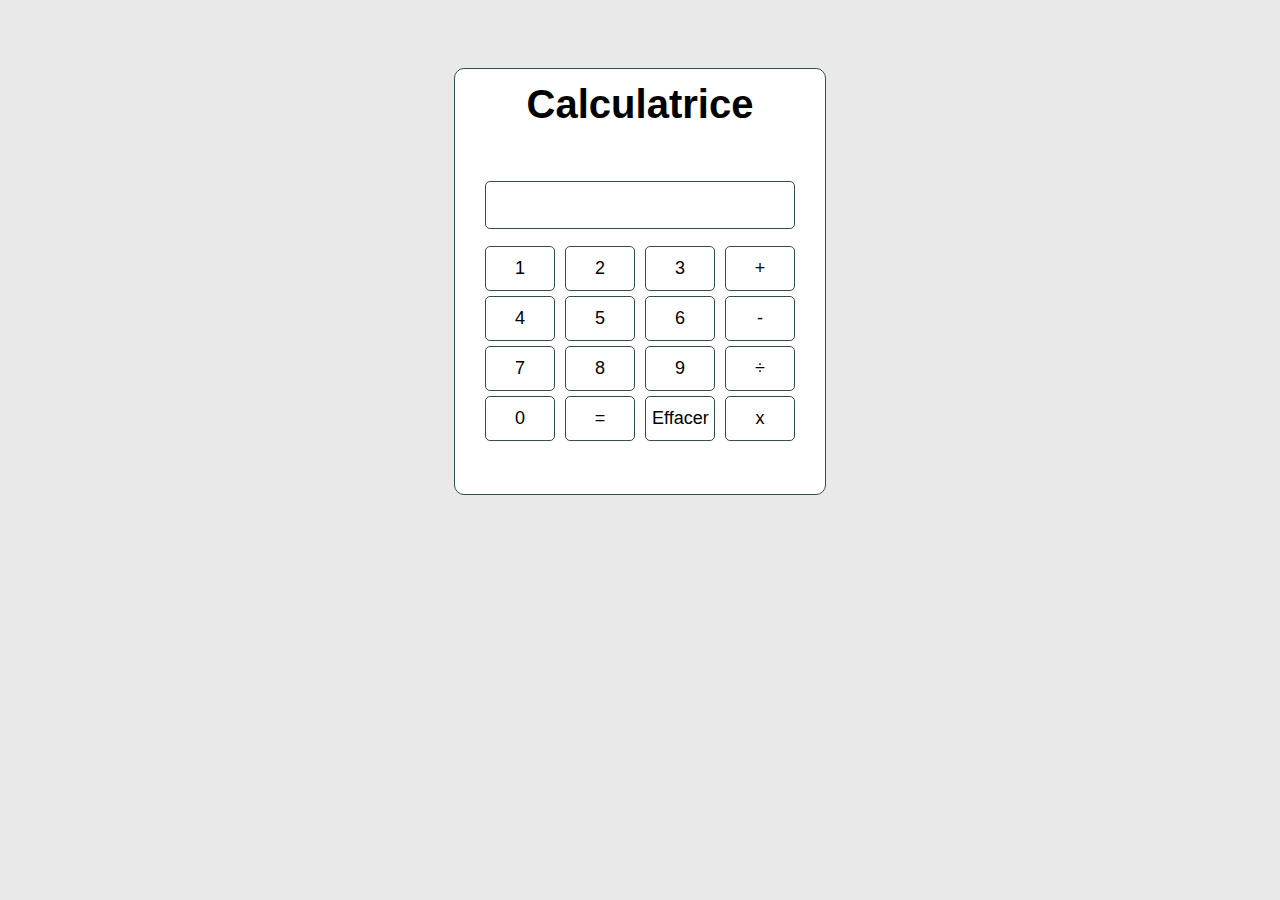
<file: Calculette/index.html>
<!DOCTYPE html>
<html lang="en">
    <head>
        <meta charset="UTF-8">
        <title>Calculatrice</title>
        <link rel="stylesheet" href="style.css">
        <script src="calculette.js" defer></script>
    </head>
    <body>
      <div id="calculatrice">
        <h1>Calculatrice</h1>
            <div id="affichage"></div>
            <div class="bouttons">
                <button onclick="afficherValeurs(1)">1</button>
                <button onclick="afficherValeurs(2)">2</button>
                <button onclick="afficherValeurs(3)">3</button>
                <button onclick="afficherValeurs('+')" id="addition">+</button>
                <button onclick="afficherValeurs(4)">4</button>
                <button onclick="afficherValeurs(5)">5</button>
                <button onclick="afficherValeurs(6)">6</button>
                <button onclick="afficherValeurs('-')" id="soustraction">-</button>
                <button onclick="afficherValeurs(7)">7</button>
                <button onclick="afficherValeurs(8)">8</button>
                <button onclick="afficherValeurs(9)">9</button>
                <button onclick="afficherValeurs('/')" id="division">÷</button>
                <button onclick="afficherValeurs(0)">0</button>
                <button onclick="operate()" id="egal">=</button>
                <button onclick="toutEffacer()" id="effacer">Effacer</button>   
                <button onclick="afficherValeurs('*')" id="multiplication">x</button>
            </div>
      </div>
    </body>
</html>
</file>
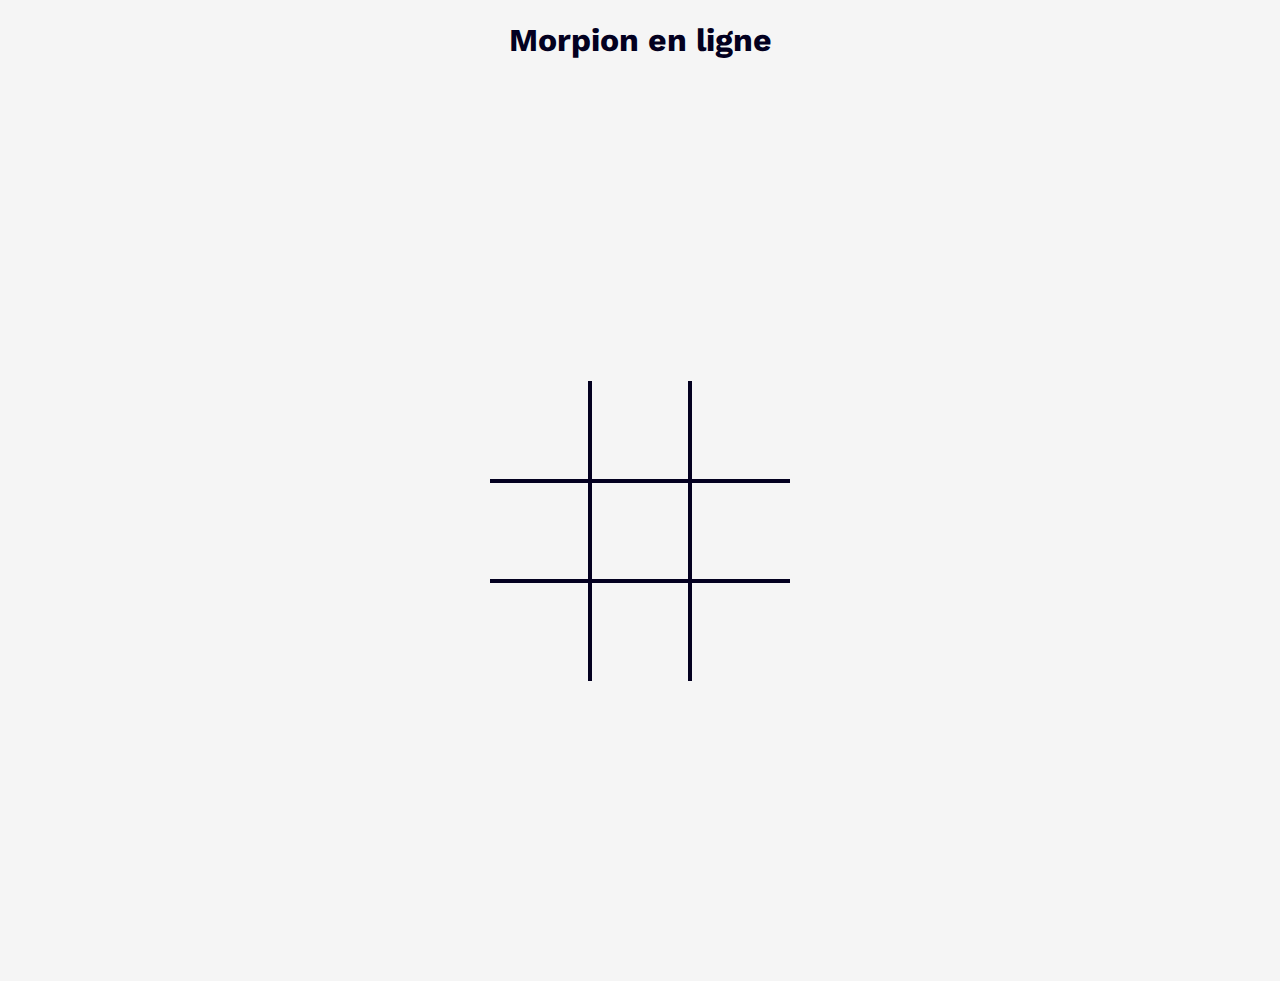
<file: jeu_morpion/index.html>
<!DOCTYPE html>
<html lang="en">
<head>
  <meta charset="UTF-8">
  <meta name="viewport" content="width=device-width, initial-scale=1.0">
  <meta http-equiv="X-UA-Compatible" content="ie=edge">
  <link rel="stylesheet" href="style.css">
  <script src="morpion.js" defer></script>
  <title>Jeu du morpion</title>
  <style>
    @import url('https://fonts.googleapis.com/css2?family=Work+Sans:wght@200&display=swap');
  </style>
</head>
<body>
    <h1>Morpion en ligne</h1>
  <div class="board" id="board">
    <div class="cell" data-cell></div>
    <div class="cell" data-cell></div>
    <div class="cell" data-cell></div>
    <div class="cell" data-cell></div>
    <div class="cell" data-cell></div>
    <div class="cell" data-cell></div>
    <div class="cell" data-cell></div>
    <div class="cell" data-cell></div>
    <div class="cell" data-cell></div>
  </div>
  <div class="winning-message" id="winningMessage">
    <div data-winning-message-text></div>
    <button id="restartButton">Recommencer</button>
  </div>
</body>
</html>
</file>
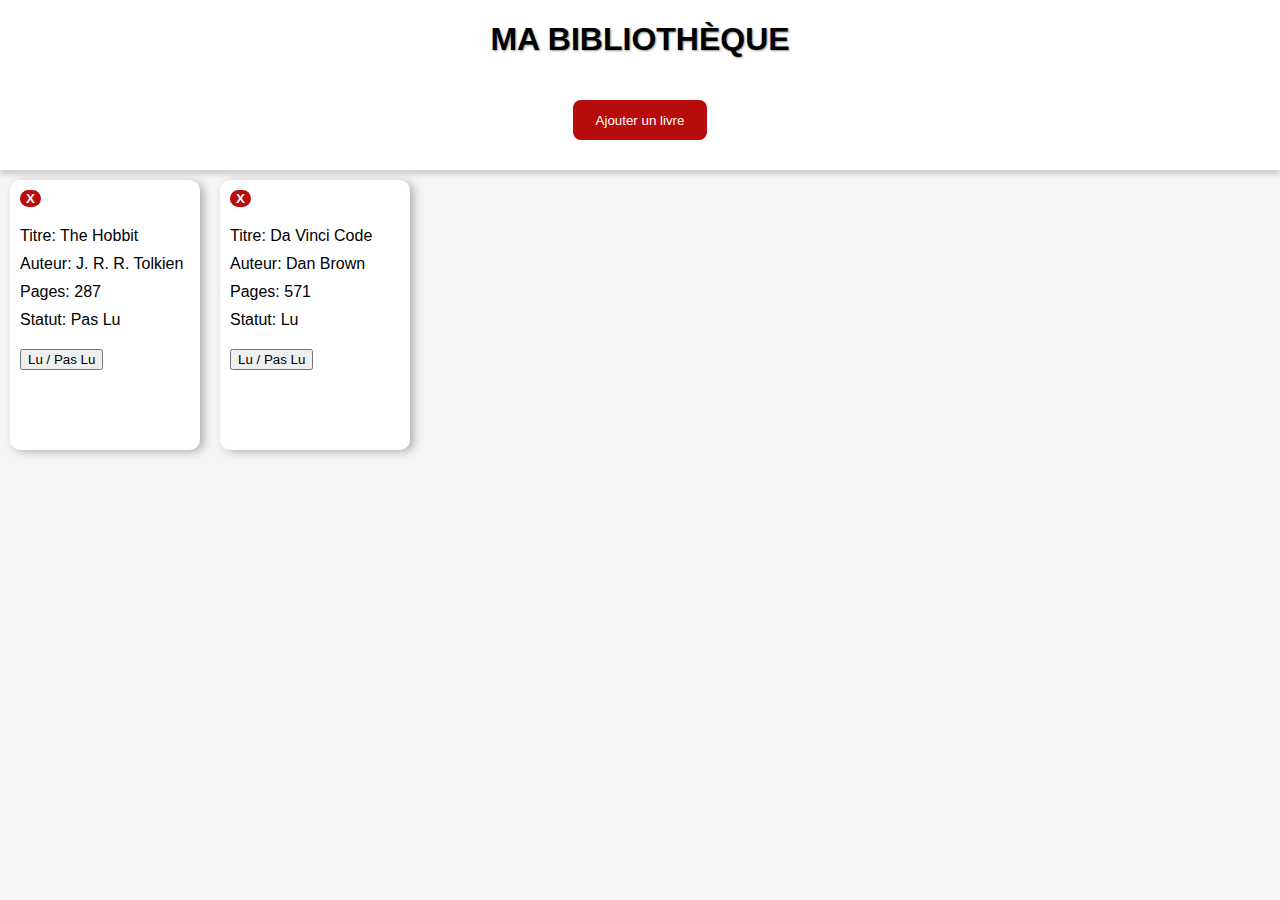
<file: mini_bibliotheque/index.html>
<!DOCTYPE html>
<html lang="en">
<head>
    <meta charset="UTF-8">
    <meta http-equiv="X-UA-Compatible" content="IE=edge">
    <meta name="viewport" content="width=device-width, initial-scale=1.0">
    <title>Mini Bibliothèque App</title>
    <link rel="stylesheet" type="text/css" href="style.css" />
    <script src="biblio.js" defer></script>
</head>
<body>
    <div id="bibliotheque">
        <h1>MA BIBLIOTHÈQUE</h1>
    </div>
    <div id="form-row">
        <button id="show-form" type="button">Ajouter un livre</button>
        <div id="form-block" style="display:none">
        <form id="form">
            <label for="Titre"></label>
            <input type="text" id="Titre" name="Titre" placeholder="Titre" required>
            <label for="auteur"></label>
            <input type="text" id="Auteur" name="Auteur" placeholder="Auteur" required>
            <label for="pages"></label>
            <input type="number" id="Pages" name="Pages" placeholder="Nombre de pages" required>
            <select name="isRead" id="Statut">
                <option value ="Lu">Lu</option>
                <option value ="Pas Lu">Pas Lu</option>
            </select><br>
        </form>
        <div class="nonformbuttons">
            <button id="submitBtn" type="submit">Confirmer</button>
            <button id="reset" type="reset" >Effacer</button>
        </div>
        </div>
    </div>
    <div class="card-container">
    </div>  



</body>
</html>
</file>
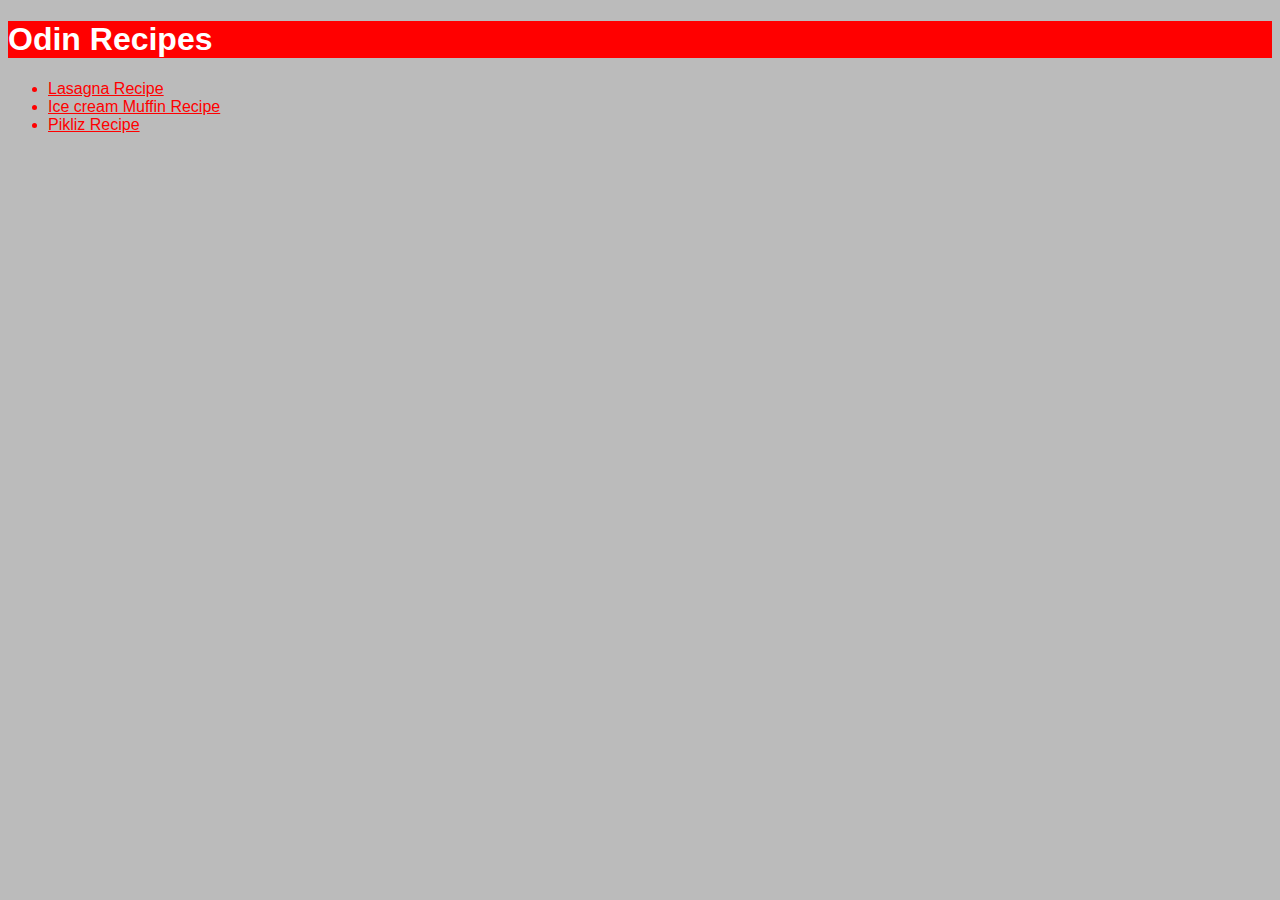
<file: odin-recipes-page/index.html>
<!DOCTYPE html>
<html lang="en">
    <head>
        <meta charset="UTF-8">
        <link rel="stylesheet" href="styles.css">
        <title>Odin Recipes</title>
    </head>
    <body>
<h1>Odin Recipes</h1>
<ul class='lelien'>
<li><a class='lelien' href="recipes/lasagna.html">Lasagna Recipe</a></li>
<li><a class='lelien' href="recipes/ice-cream-muffin.html">Ice cream Muffin Recipe</a></li>
<li><a class='lelien' href="recipes/pikliz.html">Pikliz Recipe</a></li>
    </ul>
</body>
</html>
</file>
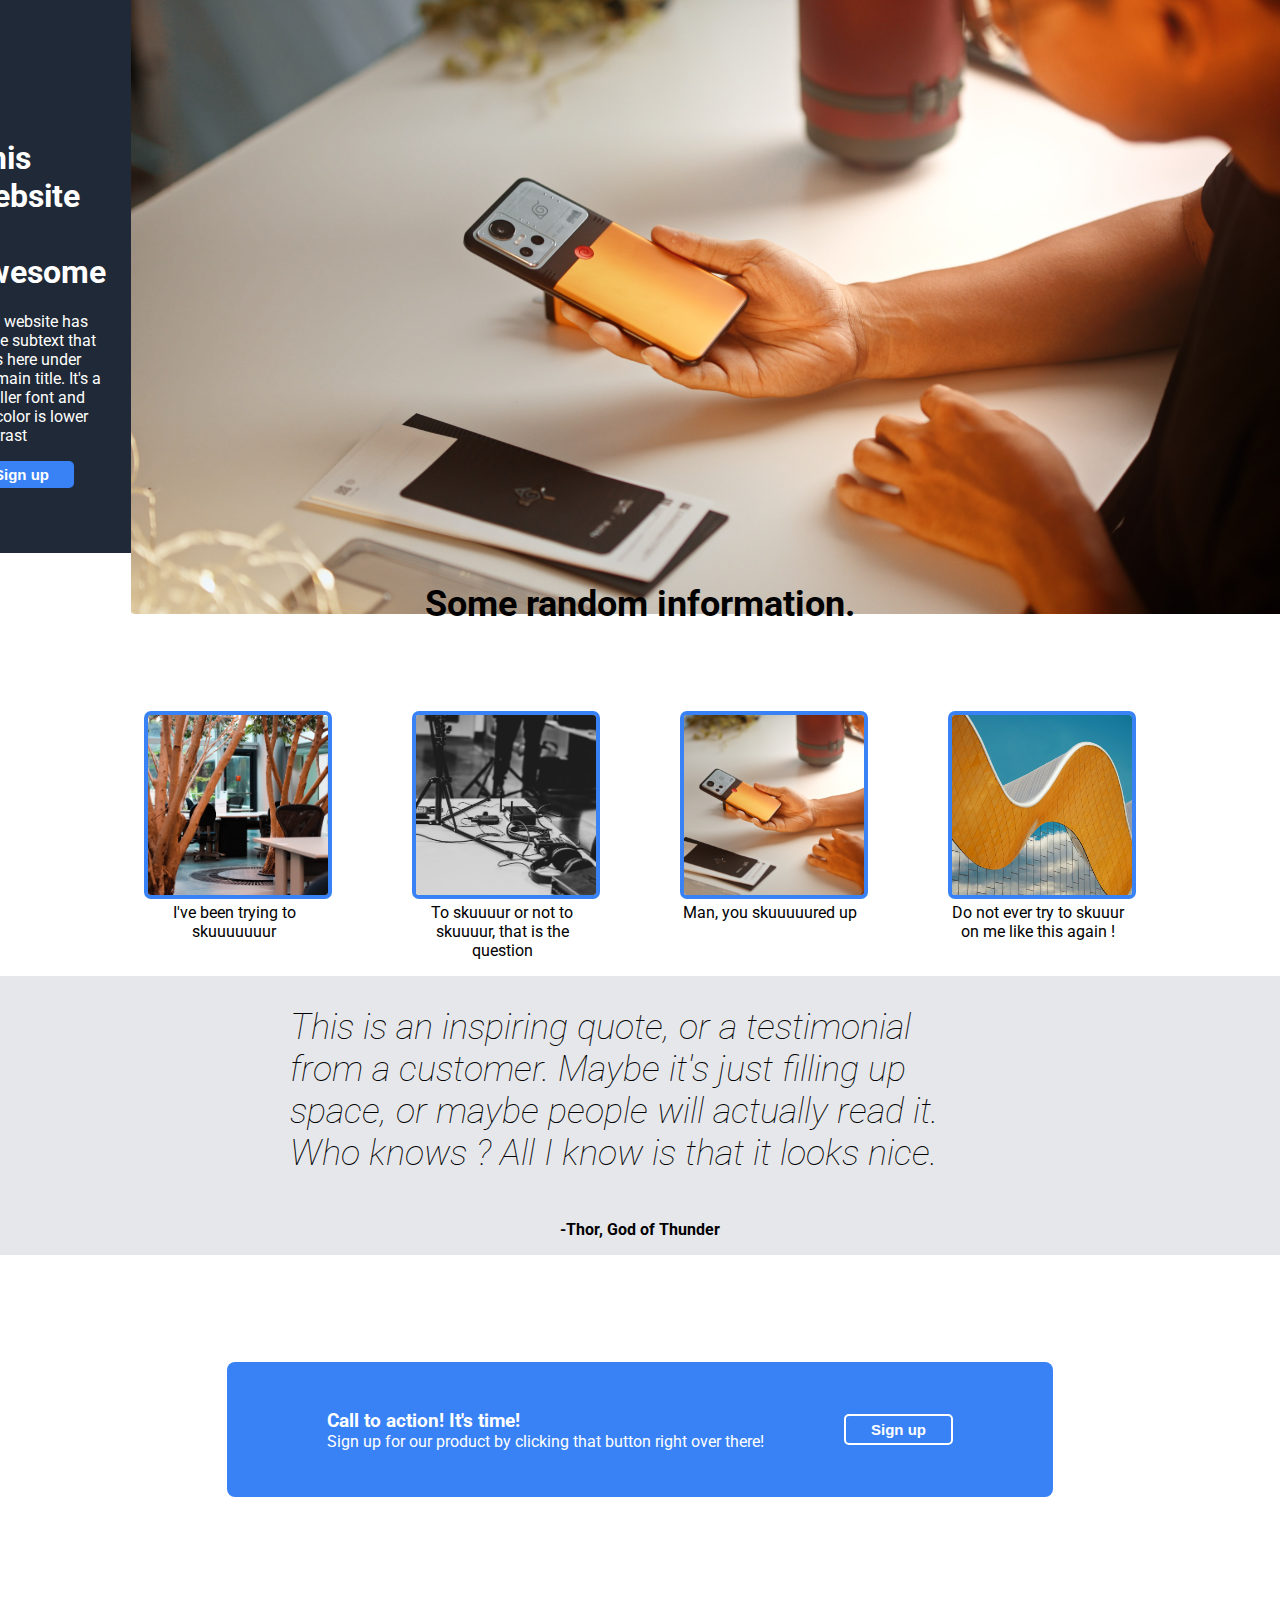
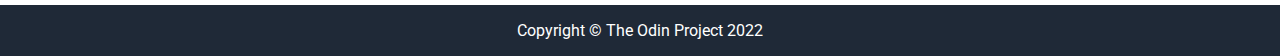
<file: sample-landing-page/index.html>
<!DOCTYPE html>
<html lang="en">
    <head>
        <meta charset="UTF-8">
        <link rel="stylesheet" href="styles.css">
        <title>Landing Page Example</title> 
    </head>
    <body>
    <header>
        <nav class="navbar"><img id="git"src="images/1color-darkbg@2x.png" alt="aremplacer">
        <ul>
            <li><a href="#">header link one</a></li>
            <li><a href="#">header link two</a></li>
            <li><a href="#">header link three</a></li>
        </ul>
        </nav>
    <div class="maindescription">
        <div class="leftelements">
        <h1>This website is awesome</h1>
        <p>This website has some subtext that goes here under the main title. It's a smaller font and the color is lower contrast</p>
        <button type="button"><b>Sign up</b></button>
    </div>
        <img src="images/screen-post-xeeFDmR1-dk-unsplash.jpg" alt="placeholder">
    </div>
    </header>
    <div class="content">
        <div id="enhaut" class="whitebackground">
        <h2 class="someinfo">Some random information.</h2>
        <div class="images-subtext">
            <figure><img class="box" src="images/2h-media-GMV3RHjAKiU-unsplash.jpg" alt="placeholder">
                <figcaption>I've been trying to skuuuuuuur</figcaption></figure>
            <figure><img class="box" src="images/2h-media-vtiIy_3TAro-unsplash.jpg" alt="placeholder">
                <figcaption> To skuuuur or not to skuuuur, that is the question </figcaption></figure>
            <figure><img class="box" src="images/screen-post-xeeFDmR1-dk-unsplash.jpg" alt="placeholder">
                <figcaption> Man, you skuuuuured up </figcaption></figure>
            <figure><img class="box" src="images/refargotohp-1azkcG0c38A-unsplash.jpg" alt="placeholder">
                 <figcaption> Do not ever try to skuuur on me like this again ! </figcaption></figure>
        </div>
        </div>
        <div class="greybackground">
            <h2 class="quote">This is an inspiring quote, or a testimonial from a customer. Maybe it's just filling up space, or maybe people will actually read it. Who knows ? All I know is that it looks nice.</h2>
            <p class="quoteauthor"><b>-Thor, God of Thunder</b></p>
        </div>
        <div id="enbas" class="whitebackground">
            <div class="bluebox">
        <div class="textbox">
        <h3>Call to action! It's time!</h3>
        <p id="brrr">Sign up for our product by clicking that button right over there!</p>
        </div>
        <button id="whiteborder" type="button"><b>Sign up</b></button>
    </div>
        </div>
        </div>
    <footer>
        <p>Copyright © The Odin Project 2022</p>
    </footer>
</body>
</html>
</file>
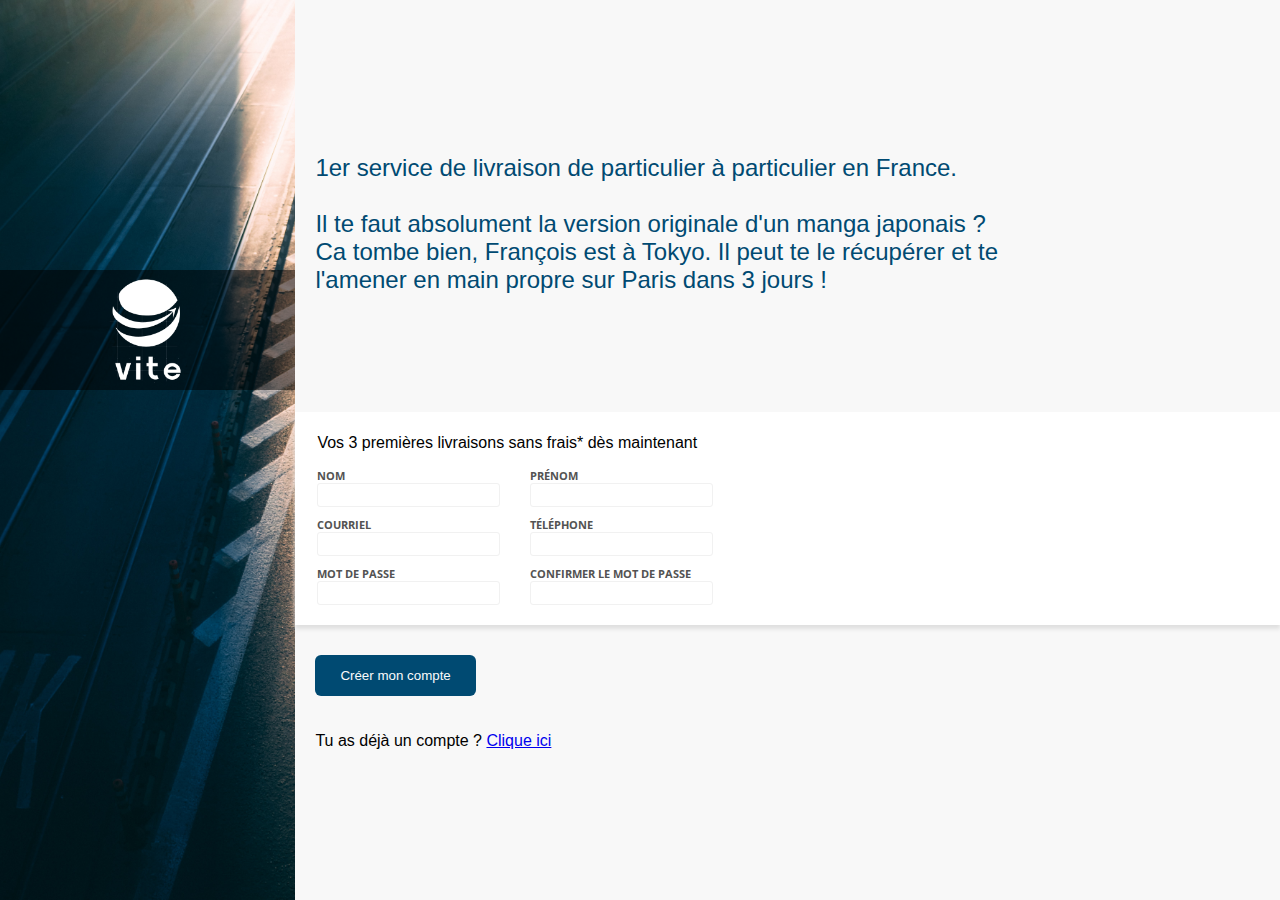
<file: sample_signup_form/index.html>
<!DOCTYPE html>
<html lang="en">
<head>
    <meta charset="UTF-8">
    <meta http-equiv="X-UA-Compatible" content="IE=edge">
    <meta name="viewport" content="width=device-width">
    <title>Document</title>
    <link rel="stylesheet" href="style.css" />
    <script>
       function pssWrdValidation() {

            const pssWrd = document.getElementById('password').value;
            const pssWrdValidation = document.getElementById('confirm_password').value;

            if(pssWrd !== pssWrdValidation) {
                document.getElementById('message2').innerText = '   Les mots de passe ne correspondent pas';
                return false;
            } else {
                return true;
            }
        }
    </script>
</head>
<body>
    <div id="background-img-container">
        <img src="./img/11476747.png" alt="Logo vite">
    </div>
    <div id="form-page-container">
        <h2>1er service de livraison de particulier à particulier en France.<br><br>
        Il te faut absolument la version originale d'un manga japonais ? Ca tombe bien, François est à Tokyo.
        Il peut te le récupérer et te l'amener en main propre sur Paris dans 3 jours !</h2><br>
        <form onsubmit ="return pssWrdValidation()">
            <fieldset>
            <p>Vos 3 premières livraisons sans frais* dès maintenant</p>
            <div id="boutons">
                <div style="float:left;margin-right:20px;">
                <label for="first_name">NOM</label>
                <input type="text" id="first_name" name="first_name" required>
                </div>
                <div style="float:left;">
                <label for="last_name">PRÉNOM</label>
                <input type="text" id="last_name" name="last_name" required>
                </div>
                <div style="float:left;margin-right:20px;">
                <label for="email">COURRIEL</label>
                <input type="email" id="email" name="email" required>
                </div>
                <div style="float:left;">
                <label for="phone">TÉLÉPHONE</label>
                <input type="tel" id="phone" name="phone" pattern="^(?:0|\(?\+33\)?\s?|0033\s?)[1-79](?:[\.\-\s]?\d\d){4}$" required>
                </div>
                <div style="float:left;margin-right:20px;">
                <label for="password">MOT DE PASSE</label>
                <input type="password" class="error" id="password" name="password" pattern="(?=^.{8,}$)((?=.*\d)|(?=.*\W+))(?![.\n])(?=.*[A-Z])(?=.*[a-z]).*$" required> 
                </div>
                <div style="float:left;">
                <label for="confirm_password">CONFIRMER LE MOT DE PASSE</label>
                <input type="password"  class="error" id="confirm_password" name="confirm_password" pattern="(?=^.{8,}$)((?=.*\d)|(?=.*\W+))(?![.\n])(?=.*[A-Z])(?=.*[a-z]).*$" required>
                <span id = "message2" style="color:#BD2A2A;"> </span>  
                </div>
            </div>
            </fieldset>
            <label for="create_account"></label>
            <button type="submit" id="create_account">Créer mon compte</button>
            <p id="compte">Tu as déjà un compte ? <a href="#">Clique ici</a></p>
        </form>
        
    </div>
</body>
</html>
</file>
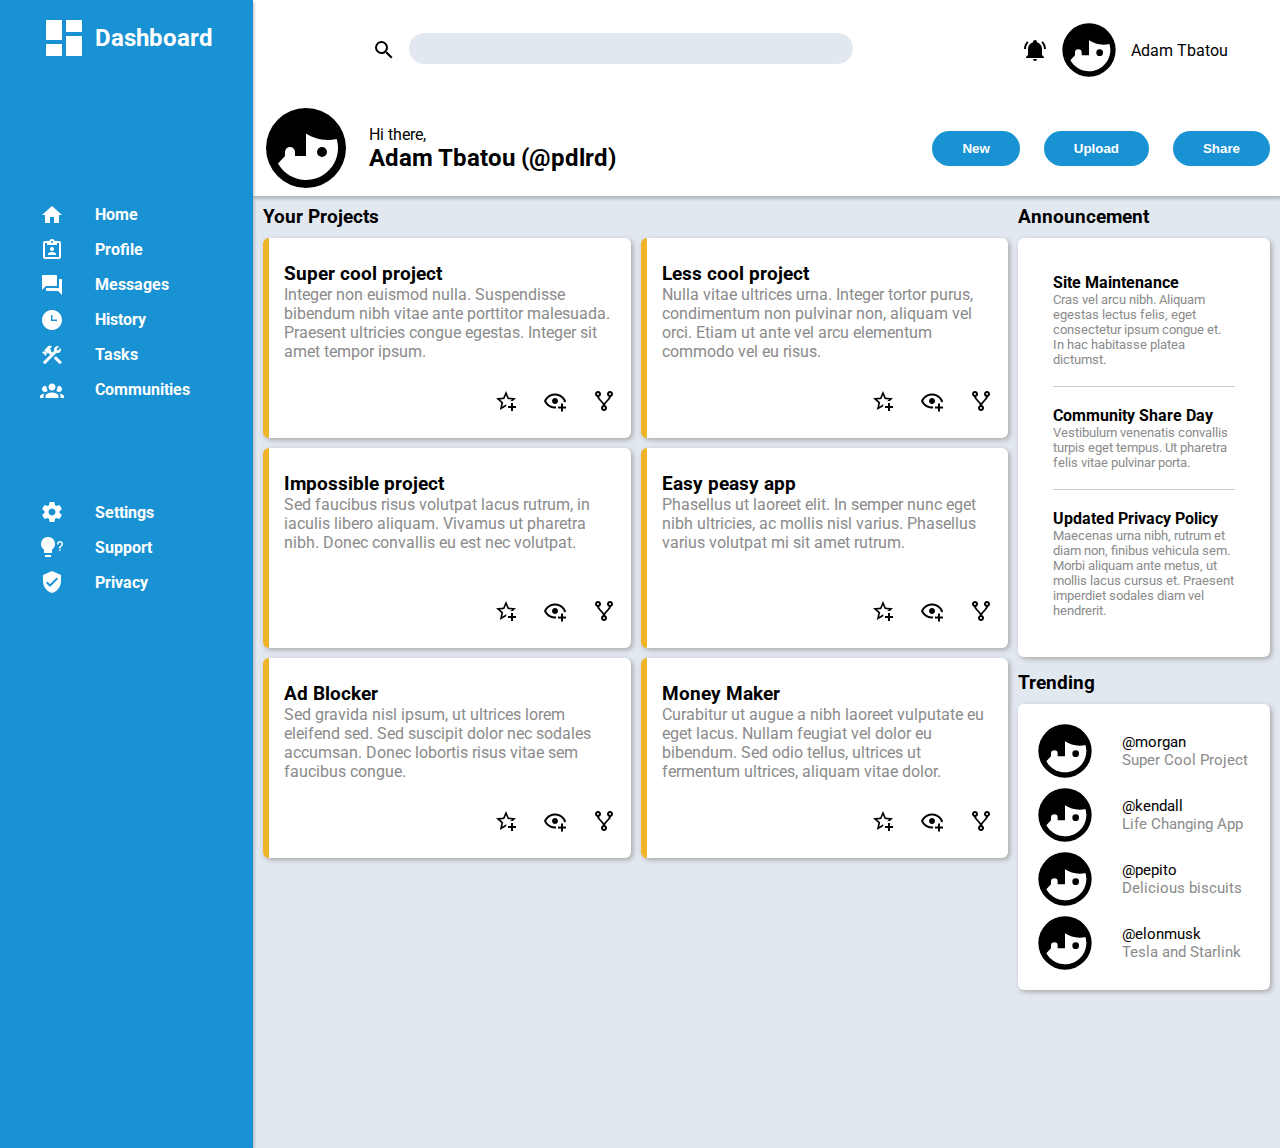
<file: tableau_admin/index.html>
<!DOCTYPE html>
<html lang="en">
<head>
    <meta charset="UTF-8">
    <meta http-equiv="X-UA-Compatible" content="IE=edge">
    <meta name="viewport" content="width=device-width, initial-scale=1.0">
    <title>Tableau de bord de l'administrateur</title>
    <link rel="stylesheet" type="text/css" href="./styles.css" />
</head>
<body>
    <header>
        <div class="topnav">
            <div class="searchcontainer">
                <svg style="width:24px;height:24px" viewBox="0 0 24 24">
                <path fill="currentColor" d="M9.5,3A6.5,6.5 0 0,1 16,9.5C16,11.11 15.41,12.59 14.44,13.73L14.71,14H15.5L20.5,19L19,20.5L14,15.5V14.71L13.73,14.44C12.59,15.41 11.11,16 9.5,16A6.5,6.5 0 0,1 3,9.5A6.5,6.5 0 0,1 9.5,3M9.5,5C7,5 5,7 5,9.5C5,12 7,14 9.5,14C12,14 14,12 14,9.5C14,7 12,5 9.5,5Z" />
                </svg>
                <input type="text" class="search">
            </div>
            <div class="rightpart">
                <svg style="width:24px;height:24px" viewBox="0 0 24 24">
                <path fill="currentColor" d="M21,19V20H3V19L5,17V11C5,7.9 7.03,5.17 10,4.29C10,4.19 10,4.1 10,4A2,2 0 0,1 12,2A2,2 0 0,1 14,4C14,4.1 14,4.19 14,4.29C16.97,5.17 19,7.9 19,11V17L21,19M14,21A2,2 0 0,1 12,23A2,2 0 0,1 10,21M19.75,3.19L18.33,4.61C20.04,6.3 21,8.6 21,11H23C23,8.07 21.84,5.25 19.75,3.19M1,11H3C3,8.6 3.96,6.3 5.67,4.61L4.25,3.19C2.16,5.25 1,8.07 1,11Z" />
                </svg>
                <svg style="width:64px;height:64px" viewBox="0 0 24 24">
                <path fill="currentColor" d="M12,2A10,10 0 0,0 2,12A10,10 0 0,0 12,22A10,10 0 0,0 22,12A10,10 0 0,0 12,2M12,8.39C13.57,9.4 15.42,10 17.42,10C18.2,10 18.95,9.91 19.67,9.74C19.88,10.45 20,11.21 20,12C20,16.41 16.41,20 12,20C9,20 6.39,18.34 5,15.89L6.75,14V13A1.25,1.25 0 0,1 8,11.75A1.25,1.25 0 0,1 9.25,13V14H12M16,11.75A1.25,1.25 0 0,0 14.75,13A1.25,1.25 0 0,0 16,14.25A1.25,1.25 0 0,0 17.25,13A1.25,1.25 0 0,0 16,11.75Z" />
                </svg>
                <p id="profilename">Adam Tbatou</p>
            </div>
            
        </div>
        <div class="bottomnav">
            <div class="profile">
                <svg style="width:96px;height:96px" viewBox="0 0 24 24">
                <path fill="currentColor" d="M12,2A10,10 0 0,0 2,12A10,10 0 0,0 12,22A10,10 0 0,0 22,12A10,10 0 0,0 12,2M12,8.39C13.57,9.4 15.42,10 17.42,10C18.2,10 18.95,9.91 19.67,9.74C19.88,10.45 20,11.21 20,12C20,16.41 16.41,20 12,20C9,20 6.39,18.34 5,15.89L6.75,14V13A1.25,1.25 0 0,1 8,11.75A1.25,1.25 0 0,1 9.25,13V14H12M16,11.75A1.25,1.25 0 0,0 14.75,13A1.25,1.25 0 0,0 16,14.25A1.25,1.25 0 0,0 17.25,13A1.25,1.25 0 0,0 16,11.75Z" />
                </svg>
                <div class="txtprfl">
                    <p>Hi there,</p>
                    <h2>Adam Tbatou (@pdlrd)</h2>  
                </div>
            </div>
            <div>
                <input class="bluebuttons" type="button" value="New">
                <input class="bluebuttons" type="button" value="Upload">
                <input class="bluebuttons" type="button" value="Share">
            </div>
        </div>
    </header>
    <div class="sidebar">
        <div class="sidebargrid">
             <div class="top">
                    <img src="./icons/view-dashboard.png" alt="logo">
                    <a href="#"><h2>Dashboard</h2></a> 
                </div>
                <div class="middle">
                    <img src="./icons/home.png" alt="logo">
                    <a href="#"><p>Home</p></a> 
                    <img src="./icons/clipboard-account-outline.png" alt="logo">
                    <a href="#"><p>Profile</p></a> 
                    <img src="./icons/forum.png" alt="logo">
                    <a href="#"><p>Messages</p></a> 
                    <img src="./icons/clock-time-three.png" alt="logo">
                    <a href="#"><p>History</p></a> 
                    <img src="./icons/hammer-wrench.png" alt="logo">
                    <a href="#"><p>Tasks</p></a> 
                    <img src="./icons/account-group.png" alt="logo">
                    <a href="#"><p>Communities</p></a>       
                </div>
                <div class="bottom">
                <img src="./icons/cog.png" alt="logo">
                <a href="#"><p>Settings</p></a> 
                <img src="./icons/lightbulb-question.png" alt="logo">
                <a href="#"><p>Support</p></a> 
                <img src="./icons/shield-check.png" alt="logo">    
                <a href="#"><p>Privacy</p></a> 
                </div>
        </div>         
    </div>
    <div class="main-content">        
        <div class="yourproject">
            <h3>Your Projects</h3>
            <div class="card-project">
                <div class="item-projects">
                    <div class="txtcard">
                        <h3>Super cool project</h3>
                        <p>Integer non euismod nulla. Suspendisse bibendum nibh vitae ante porttitor malesuada. Praesent ultricies congue egestas. Integer sit amet tempor ipsum.</p>
                    </div>
                    <div class="cardlogos">
                        <img src="./icons/star-plus-outline.png" alt="logo">
                        <img src="./icons/eye-plus-outline.png" alt="logo">
                        <img src="./icons/source-fork.png" alt="logo">
                    </div>
                </div>
                <div class="item-projects">
                    <div class="txtcard">
                       <h3>Less cool project</h3>
                        <p>Nulla vitae ultrices urna. Integer tortor purus, condimentum non pulvinar non, aliquam vel orci. Etiam ut ante vel arcu elementum commodo vel eu risus.<p> 
                    </div>
                    <div class="cardlogos">
                        <img src="./icons/star-plus-outline.png" alt="logo">
                        <img src="./icons/eye-plus-outline.png" alt="logo">
                        <img src="./icons/source-fork.png" alt="logo">
                    </div>
                </div>
                <div class="item-projects">
                    <div class="txtcard">
                        <h3>Impossible project</h3>
                        <p>Sed faucibus risus volutpat lacus rutrum, in iaculis libero aliquam. Vivamus ut pharetra nibh. Donec convallis eu est nec volutpat.</p>
                    </div>
                    <div class="cardlogos">
                        <img src="./icons/star-plus-outline.png" alt="logo">
                        <img src="./icons/eye-plus-outline.png" alt="logo">
                        <img src="./icons/source-fork.png" alt="logo">
                    </div>
                </div>
                <div class="item-projects">
                    <div class="txtcard">
                        <h3>Easy peasy app</h3>
                        <p>Phasellus ut laoreet elit. In semper nunc eget nibh ultricies, ac mollis nisl varius. Phasellus varius volutpat mi sit amet rutrum.</p>
                    </div>
                    <div class="cardlogos">
                        <img src="./icons/star-plus-outline.png" alt="logo">
                        <img src="./icons/eye-plus-outline.png" alt="logo">
                        <img src="./icons/source-fork.png" alt="logo">
                    </div>
                </div>
                <div class="item-projects">
                    <div class="txtcard">
                        <h3>Ad Blocker</h3>
                    <p>Sed gravida nisl ipsum, ut ultrices lorem eleifend sed. Sed suscipit dolor nec sodales accumsan. Donec lobortis risus vitae sem faucibus congue.</p>
                    </div>
                    <div class="cardlogos">
                        <img src="./icons/star-plus-outline.png" alt="logo">
                        <img src="./icons/eye-plus-outline.png" alt="logo">
                        <img src="./icons/source-fork.png" alt="logo">
                    </div>
                </div>
                <div class="item-projects">
                    <div class="txtcard">
                        <h3>Money Maker</h3>
                    <p>Curabitur ut augue a nibh laoreet vulputate eu eget lacus. Nullam feugiat vel dolor eu bibendum. Sed odio tellus, ultrices ut fermentum ultrices, aliquam vitae dolor.</p>
                    </div>       
                    <div class="cardlogos">
                        <img src="./icons/star-plus-outline.png" alt="logo">
                        <img src="./icons/eye-plus-outline.png" alt="logo">
                        <img src="./icons/source-fork.png" alt="logo">
                    </div>
                </div>
            </div>
        </div>
        <div class="announcement">
            <h3>Announcement</h3>
            <div class="card-announcement">
                <div class="box">
                    <h4>Site Maintenance</h4>
                    <p>Cras vel arcu nibh. Aliquam egestas lectus felis, eget consectetur ipsum congue et. In hac habitasse platea dictumst.</p>
                    <br>
                </div>
                <div class="box">
                    <br>
                    <h4>Community Share Day</h4>
                    <p>Vestibulum venenatis convallis turpis eget tempus. Ut pharetra felis vitae pulvinar porta.</p>
                    <br>
                </div>
                <br>
                    <h4>Updated Privacy Policy</h4>
                    <p>Maecenas urna nibh, rutrum et diam non, finibus vehicula sem. Morbi aliquam ante metus, ut mollis lacus cursus et. Praesent imperdiet sodales diam vel hendrerit. </p>
                    <br>
            </div>
        </div>
        <div class="trending">
            <h3>Trending</h3>
            <div class="card-trending">
                <div class="profilebox">
                    <div class="profilesmall">
                        <svg style="width:64px;height:64px" viewBox="0 0 24 24">
                        <path fill="currentColor" d="M12,2A10,10 0 0,0 2,12A10,10 0 0,0 12,22A10,10 0 0,0 22,12A10,10 0 0,0 12,2M12,8.39C13.57,9.4 15.42,10 17.42,10C18.2,10 18.95,9.91 19.67,9.74C19.88,10.45 20,11.21 20,12C20,16.41 16.41,20 12,20C9,20 6.39,18.34 5,15.89L6.75,14V13A1.25,1.25 0 0,1 8,11.75A1.25,1.25 0 0,1 9.25,13V14H12M16,11.75A1.25,1.25 0 0,0 14.75,13A1.25,1.25 0 0,0 16,14.25A1.25,1.25 0 0,0 17.25,13A1.25,1.25 0 0,0 16,11.75Z" />
                        </svg>
                        <div class="txtprfl">
                            <p>@morgan</p>
                            <p class="greytxt">Super Cool Project</p> 
                        </div>
                    </div>    
                </div>
                <div class="profilebox">
                    <div class="profilesmall">
                        <svg style="width:64px;height:64px" viewBox="0 0 24 24">
                        <path fill="currentColor" d="M12,2A10,10 0 0,0 2,12A10,10 0 0,0 12,22A10,10 0 0,0 22,12A10,10 0 0,0 12,2M12,8.39C13.57,9.4 15.42,10 17.42,10C18.2,10 18.95,9.91 19.67,9.74C19.88,10.45 20,11.21 20,12C20,16.41 16.41,20 12,20C9,20 6.39,18.34 5,15.89L6.75,14V13A1.25,1.25 0 0,1 8,11.75A1.25,1.25 0 0,1 9.25,13V14H12M16,11.75A1.25,1.25 0 0,0 14.75,13A1.25,1.25 0 0,0 16,14.25A1.25,1.25 0 0,0 17.25,13A1.25,1.25 0 0,0 16,11.75Z" />
                        </svg>
                        <div class="txtprfl">
                            <p>@kendall</p>
                            <p class="greytxt">Life Changing App</p>
                        </div>
                    </div>
                </div>
                <div class="profilebox">
                    <div class="profilesmall">
                        <svg style="width:64px;height:64px" viewBox="0 0 24 24">
                        <path fill="currentColor" d="M12,2A10,10 0 0,0 2,12A10,10 0 0,0 12,22A10,10 0 0,0 22,12A10,10 0 0,0 12,2M12,8.39C13.57,9.4 15.42,10 17.42,10C18.2,10 18.95,9.91 19.67,9.74C19.88,10.45 20,11.21 20,12C20,16.41 16.41,20 12,20C9,20 6.39,18.34 5,15.89L6.75,14V13A1.25,1.25 0 0,1 8,11.75A1.25,1.25 0 0,1 9.25,13V14H12M16,11.75A1.25,1.25 0 0,0 14.75,13A1.25,1.25 0 0,0 16,14.25A1.25,1.25 0 0,0 17.25,13A1.25,1.25 0 0,0 16,11.75Z" />
                        </svg>
                        <div class="txtprfl">
                            <p>@pepito</p>
                            <p class="greytxt">Delicious biscuits</p>
                        </div>
                    </div>
                </div>                      
                <div class="profilebox">
                    <div class="profilesmall">
                        <svg style="width:64px;height:64px" viewBox="0 0 24 24">
                        <path fill="currentColor" d="M12,2A10,10 0 0,0 2,12A10,10 0 0,0 12,22A10,10 0 0,0 22,12A10,10 0 0,0 12,2M12,8.39C13.57,9.4 15.42,10 17.42,10C18.2,10 18.95,9.91 19.67,9.74C19.88,10.45 20,11.21 20,12C20,16.41 16.41,20 12,20C9,20 6.39,18.34 5,15.89L6.75,14V13A1.25,1.25 0 0,1 8,11.75A1.25,1.25 0 0,1 9.25,13V14H12M16,11.75A1.25,1.25 0 0,0 14.75,13A1.25,1.25 0 0,0 16,14.25A1.25,1.25 0 0,0 17.25,13A1.25,1.25 0 0,0 16,11.75Z" />
                        </svg>
                        <div class="txtprfl">
                            <p>@elonmusk</p>
                            <p class="greytxt">Tesla and Starlink</p>  
                        </div>
                    </div>
                </div>    
            </div>
        </div>
    </div>
</body>
</html>
</file>
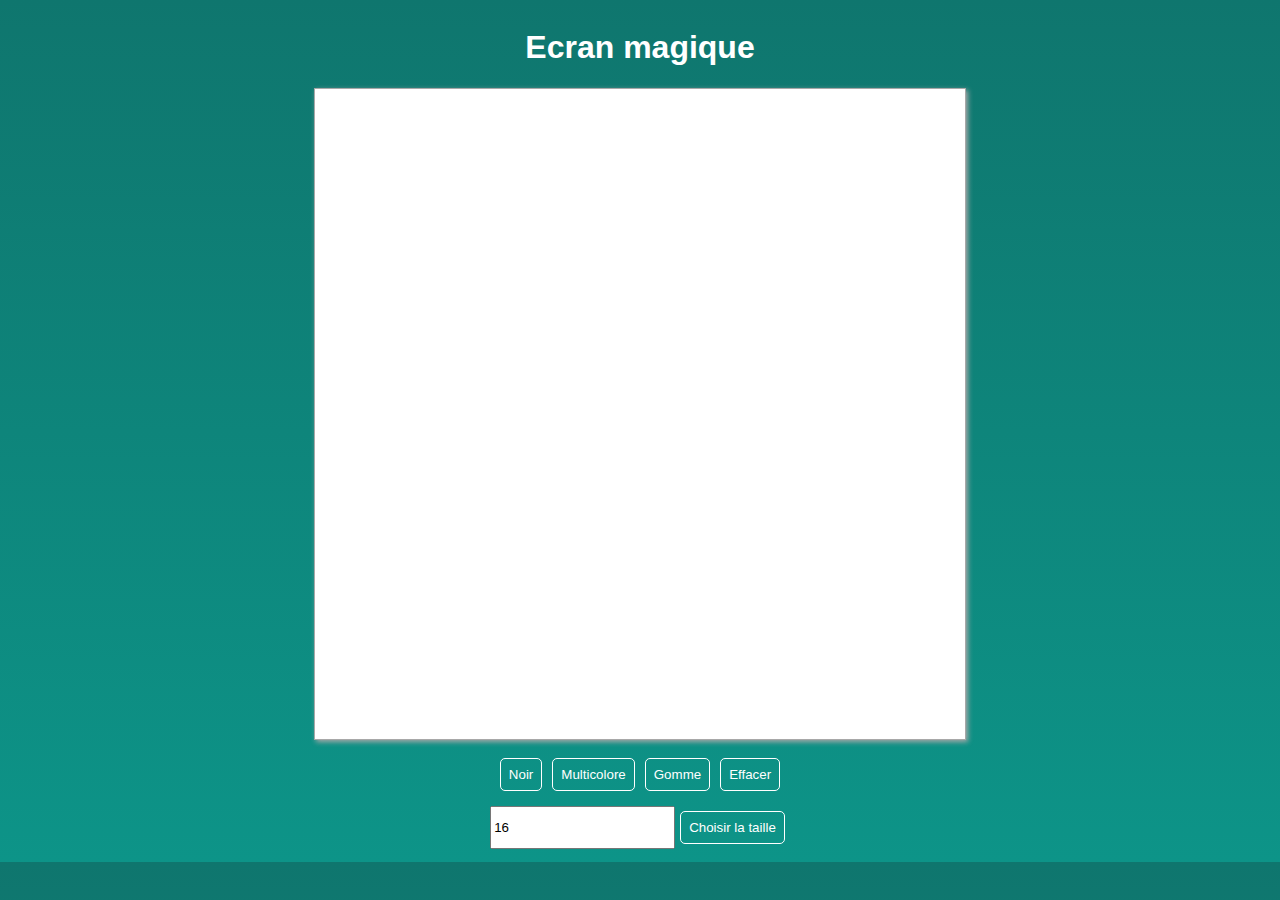
<file: ecran_magique_web/web_ecran.html>
<!DOCTYPE html>
<html lang="en">
    <head>
        <meta charset="UTF-8">
        <script src="webasketch.js" defer></script>
        <title>Ecran magique</title>
        <link rel="stylesheet" type="text/css" href="style.css" />
        <link rel="shortcut icon" href="#">
    </head>
    <body>
        <div class="global-container">
        <h1>Ecran magique</h1>
        <div class="contenu">
            <div class="grille"></div>
            <div class="buttons">
                <button onclick="changerLaCouleur('black')">Noir</button>
                <button onclick="changerLaCouleur('random')">Multicolore</button>
                <button onclick="changerLaCouleur('white')">Gomme</button>
                <button onclick="effacerLaGrille()">Effacer</button>
            </div>
            <div class="buttons">
                <input type="text" placeholder="Taille de la Grille" value="16" onchange="changerTaille(this.value)">
                <button>Choisir la taille</button>
            </div>
            <div class="erreur"></div>
        </div>
        </div>
    </body>
</html>
</file>
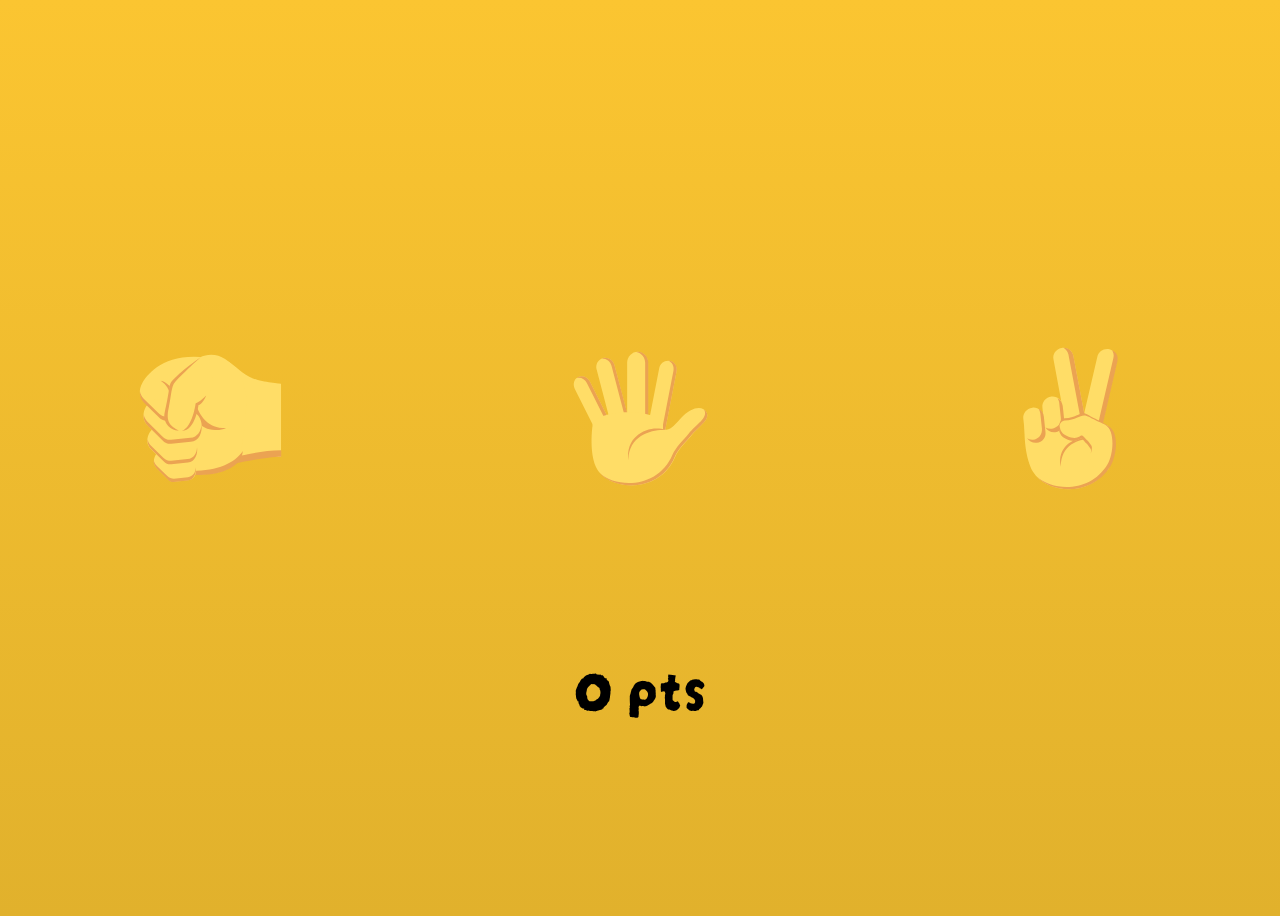
<file: rock_paper_scissors/ropasci.html>
<!DOCTYPE html>
<html>
 <head>
  <meta charset="utf-8">
  <title>Example import external js</title>
  <script defer src="game.js"></script>
  <link href="style.css" rel="stylesheet" />
    </head>
 <body>
  <div id="container">
    <label id="rock" >
      <input name="button" type="button" id="rock"/> 
<svg width="151px" height="151px" viewBox="0 0 64 64" xmlns="http://www.w3.org/2000/svg" xmlns:xlink="http://www.w3.org/1999/xlink" aria-hidden="true" role="img" class="iconify iconify--emojione" preserveAspectRatio="xMidYMid meet" fill="#000000"><g id="SVGRepo_bgCarrier" stroke-width="0"></g><g id="SVGRepo_tracerCarrier" stroke-linecap="round" stroke-linejoin="round"></g><g id="SVGRepo_iconCarrier"> <path d="M39.6 7.8c2.7 1.7 6.2 5.5 10.4 7.2c3.8 1.5 11.9 2.3 11.9 2.3v31s-14.8-1-19.6 2.9L39.6 7.8" fill="#ffdd67"> </path> <path d="M42.7 48.3s10.2-2.8 19.3-2.8v2.7c-6.6 0-19.6 2.9-19.6 2.9l.3-2.8" fill="#eba352"> </path> <path d="M17.9 14.1s6.5-6.5 9.4-7.9C37.9.9 47.5 13.8 47.2 24.7c-.2 6.3-1.1 15.9-2.5 22c-2.1 9-14.9 9.3-20.5 8.7l-6.3-41.3" fill="#ffdd67"> </path> <path d="M24.2 54.2c10.9 0 18.1-3.3 21.5-8.4c-.5 6.8-9.8 11-21.5 10v-1.6" fill="#eba352"> </path> <path d="M30.2 6.2C12.2 4 5.1 13.5 3.1 17c-1.8 3.1-1.1 6.1.7 8c2 2.1 12.2 4.8 12.2 4.8S37 7 30.2 6.2z" fill="#ffdd67"> </path> <path d="M37 36c-6.9-.6-9.5-6-10.6-8.5l-.9 4s1.7 5.2 8.4 5.4c1.7.1 3.3-.2 4.7-.9c-.5.1-1.1.1-1.6 0" fill="#eba352"> </path> <path d="M14.6 46.2l3.2 3.1l4.2-.4c4.9-.4 5.5 8.9.6 9.3l-5.9.6c-1.1.1-1.9-.1-2.8-1.1l-4.5-4.4c-3.9-3.7 1.4-10.8 5.2-7.1" fill="#ffdd67"> </path> <path d="M9.2 52l4.5 4.4c.9.9 1.7 1.1 2.8 1.1l5.9-.6c2.2-.2 3.3-2.1 3.4-4.2c.3 2.4-.8 5.3-3.4 5.6l-6 .6c-1.1.1-1.8-.3-2.7-1.3l-4.5-4.4c-1-1-1.4-2.3-1.3-3.5c.3.9.6 1.7 1.3 2.3" fill="#eba352"> </path> <path d="M13 36.5l3.7 3.7l4.9-.5c5.8-.5 6.5 10.5.7 11l-7 .7c-1.3.1-2.2-.2-3.3-1.3l-5.3-5.2c-4.3-4.4 1.9-12.8 6.3-8.4" fill="#ffdd67"> </path> <path d="M6.7 43.4l5.3 5.2c1.1 1.1 2 1.3 3.3 1.3l7-.7c2.6-.2 3.9-2.5 4-4.9c.4 2.9-.9 6.1-3.9 6.4l-7 .7c-1.3.1-2.2-.2-3.3-1.3l-5.3-5.2c-1.2-1.2-1.6-2.7-1.5-4.1c.2.9.6 1.8 1.4 2.6" fill="#eba352"> </path> <path d="M12.7 25.3l4.4 4.3l5.7-.5c6.8-.6 7.6 12.2.8 12.8l-8.2.8c-1.5.1-2.6-.2-3.8-1.5L5.4 35c-5.2-5.1 2.1-14.8 7.3-9.7" fill="#ffdd67"> </path> <g fill="#eba352"> <path d="M5.3 33.4l6.2 6.1c1.3 1.3 2.3 1.6 3.8 1.5l8.2-.8c3-.3 4.5-2.9 4.7-5.7c.4 3.4-1 7.1-4.6 7.4l-8.2.8c-1.5.1-2.6-.2-3.8-1.5l-6.2-6.1C4 33.7 3.5 32 3.7 30.3c.2 1.1.7 2.1 1.6 3.1"> </path> <path d="M14.4 20.2s-.8-2.4-3.5-4.2c2.6.4 4.4 3 4.4 3l-.9 1.2"> </path> <path d="M3.7 23.6l6.2 6.1c1.3 1.3 2.3 1.5 3.8 1.5l.1 1.7c-1.5.1-2.6-.2-3.8-1.5l-6.2-6.1c-1.4-1.4-1.9-3.1-1.7-4.8c.1 1.1.7 2.2 1.6 3.1"> </path> </g> <path d="M30.8 21.6l-5.1 3.8l-1.1 6.9c-1.3 8.1-12.9 5.1-11.6-3l1.6-9.8c.3-1.8.5-3 2-4.1l7.2-5.4c6.2-4.4 13 7.2 7 11.6" fill="#ffdd67"> </path> <g fill="#eba352"> <path d="M18.6 37.1c-3.9-.1-7-3.6-6-7.8c2-8.4 1.7-10.8 2.5-12.3c2-3.4 12.1-10.6 12.8-11.1c-.3.4-10.7 9.6-11.6 11.7c-1 2.2-1.1 5.7-2 9.8c-1.4 6.2.8 7.8 4.3 9.7"> </path> <path d="M25.7 25.6s2-.7 4.5-3.3c-1.6 3.8-3.3 4.1-3.3 4.1s-1.3 10.9-7 10.8c4.5-1.6 5.8-11.6 5.8-11.6"> </path> </g> </g></svg>
          
        </label>
    <label id="paper">
      <input name="button" type="button" id="paper"/> 
<svg width="171px" height="171px" viewBox="-6.4 -6.4 76.80 76.80" xmlns="http://www.w3.org/2000/svg" xmlns:xlink="http://www.w3.org/1999/xlink" aria-hidden="true" role="img" class="iconify iconify--emojione" preserveAspectRatio="xMidYMid meet" fill="#000000" transform="rotate(0)"><g id="SVGRepo_bgCarrier" stroke-width="0"></g><g id="SVGRepo_tracerCarrier" stroke-linecap="round" stroke-linejoin="round"></g><g id="SVGRepo_iconCarrier"> <path d="M34 42.3l7.8 1.5l6.4-32.9c.4-2.2-1-4.4-3.1-4.8c-2.2-.4-4.3 1.1-4.7 3.3L34 42.3" fill="#ffdd67"> </path> <path d="M45.2 6.1c-.3-.1-.5-.1-.8-.1c1.8.7 2.8 2.6 2.4 4.6l-6.4 32.9l1.4.3l6.4-32.9c.5-2.3-.9-4.4-3-4.8" fill="#eba352"> </path> <path d="M26 43.3h9.4V7c0-2.7-2.1-5-4.7-5C28.2 2 26 4.2 26 7v36.3" fill="#ffdd67"> </path> <path d="M30.8 2c-.2 0-.5 0-.7.1c2.3.4 4 2.4 4 4.9v36.4h1.4V7c0-2.8-2.1-5-4.7-5" fill="#eba352"> </path> <path d="M21 43.2l8-2.1L20.3 8c-.6-2.3-2.9-3.7-5.1-3.2c-2.2.6-3.5 2.9-2.9 5.2L21 43.2" fill="#ffdd67"> </path> <path d="M15.2 4.8l-.6.3c2-.1 3.8 1.2 4.4 3.3l8.7 33.1l1.4-.4L20.3 8c-.6-2.3-2.9-3.7-5.1-3.2" fill="#eba352"> </path> <path d="M4 13.4c-1.9.9-2.5 3.3-1.5 5.3L15.7 45l6.7-3.4L9.2 15.3c-1-2-3.3-2.8-5.2-1.9" fill="#ffdd67"> </path> <path d="M4 13.4c-.2.1-.4.2-.6.4c1.7-.5 3.6.4 4.5 2.2l13.2 26.3l1.3-.6L9.2 15.3c-1-2-3.3-2.8-5.2-1.9" fill="#eba352"> </path> <path d="M61.7 29.3c-1.6-3.1-6.6-2.9-11.7 2.7c-3.6 3.9-4.3 5.2-7.9 5.1V33s-7.7-5.7-23-3.1c0 0-8.7 1.2-8.7 5.8c0 0-1.5 11.1 1.6 18.1c4.6 10.4 28.2 13.1 35.6-4.6c1.5-3.5 4.5-6.1 7.2-9.4c3.1-4 8.6-7.2 6.9-10.5" fill="#ffdd67"> </path> <g fill="#eba352"> <path d="M61.7 29.3c-.3-.6-.7-1-1.2-1.4c.1.1.2.2.2.4c1.7 3.4-3.8 6.5-7.1 10.5c-2.7 3.3-5.7 5.9-7.2 9.4c-6.4 15.3-25 15.3-32.8 8.3c7.1 8 27.1 8.8 33.8-7.3c1.5-3.5 4.5-6.1 7.2-9.4c3.3-4 8.8-7.2 7.1-10.5"> </path> <path d="M43.1 37.1c-6.5-2.4-18.1 2-16.5 13.7c0-10.9 9.9-13.6 15.3-13.6c.8-.1 1.2-.1 1.2-.1"> </path> </g> </g></svg>
       
     </label>
    <label id="scissors">
    <input name="button" type="button" id="scissors"/> 
<svg width="151px" height="151px" viewBox="0 0 64 64" xmlns="http://www.w3.org/2000/svg" xmlns:xlink="http://www.w3.org/1999/xlink" aria-hidden="true" role="img" class="iconify iconify--emojione" preserveAspectRatio="xMidYMid meet" fill="#000000"><g id="SVGRepo_bgCarrier" stroke-width="0"></g><g id="SVGRepo_tracerCarrier" stroke-linecap="round" stroke-linejoin="round"></g><g id="SVGRepo_iconCarrier"> <path d="M37.3 31.9c-.5 2.2.9 4.5 3.2 5c2.3.5 4.6-.9 5.1-3.1l6.1-26.2c.5-2.2-.9-4.5-3.2-5c-2.3-.5-4.6.9-5.1 3.1l-6.1 26.2" fill="#ffdd67"> </path> <path d="M38.9 35.6c2.4.5 4.6-.9 5.2-3.1l6.1-26.2c.3-1.2 0-2.4-.7-3.3c2.1.9 2.8 2.7 2.4 4.7l-6.1 26.2c-.5 2.2-2.8 3.7-5.1 3.1c-1.1-.2-1.9-.8-2.5-1.6c.1 0 .4.1.7.2" fill="#eba352"> </path> <g fill="#ffdd67"> <path d="M45.2 34.5s-8.7-8.6-24.1-4.3c0 0-9.1 1.6-8.6 6.2c0 0-.3 11.4 3.6 18.2c5.9 10.1 28.6 11.7 34.3-7c1.2-3.7.3-13.7-5.2-13.1"> </path> <path d="M29.7 33.4c.4 2.3 2.7 3.7 5 3.3c2.3-.4 3.9-2.6 3.5-4.9l-5-26.4c-.4-2.3-2.7-3.7-5-3.3c-2.3.4-3.9 2.6-3.4 4.9l4.9 26.4"> </path> </g> <path d="M32.6 36.1c2.4-.4 3.9-2.6 3.5-4.9l-5-26.4C30.8 3.6 30 2.6 29 2c2.2 0 3.8 1.4 4.2 3.4l5 26.4c.4 2.3-1.1 4.5-3.4 4.9c-1.1.2-2.1 0-3-.5c.2 0 .5 0 .8-.1" fill="#eba352"> </path> <g fill="#ffdd67"> <path d="M12 32.1c-.3-2.3 1.4-4.4 3.8-4.7h.1c2.3-.2 4.5 1.4 4.7 3.8l.7 6.5c.3 2.3-1.4 4.4-3.8 4.7h-.1c-2.4.2-4.5-1.4-4.7-3.8l-.7-6.5"> </path> <path d="M20.1 27.4c-.3-2.3 1.4-4.4 3.8-4.7h.1c2.4-.2 4.5 1.4 4.7 3.8l.7 6.5c.3 2.3-1.4 4.4-3.8 4.7h-.1c-2.4.2-4.5-1.4-4.7-3.8l-.7-6.5"> </path> </g> <g fill="#eba352"> <path d="M16.1 41c2.4-.3 4-2.3 3.8-4.7l-.7-6.5c-.1-.6-.4-1.3-.7-1.9c1.5.7 2 1.9 2.2 3.3l.7 6.5c.3 2.3-1.4 4.4-3.7 4.6c-1.7.2-3.3-.7-4.1-2c.6.5 1.5.8 2.5.7"> </path> <path d="M24.1 36.3c2.4-.3 4.1-2.3 3.8-4.6l-.7-6.5c-.1-.6-.4-1.4-.7-1.9c1.4.8 2 2 2.2 3.4l.7 6.5c.3 2.3-1.4 4.3-3.8 4.6h-.1c-1.7.2-3.3-.7-4.1-2c.8.4 1.7.6 2.7.5"> </path> <path d="M41.4 40.8c-4.8-2.3-15.7 1.7-13.5 11.7c0-10.4 9.4-12.2 13.5-11.7"> </path> <path d="M39.6 30.5c-3.5-2.1-4.1 1.2-10 1.4c-2.6.1-3.7 5.4.2 7.3c5.4 2.7 5.8-1.1 7.2.4c1.4 1.6 2.7 1.9 3.9 3.7c.9 1.3 7.6-.7 8.3-3.4c1.3-5.3-4.2-6.1-9.6-9.4"> </path> </g> <path d="M40 31.4c-3.6-2.1-4.3 1.2-10.4 1.4c-2.7.1-3.9 5.6.2 7.6c5.6 2.8 6.1-1.2 7.4.4c1.5 1.6 2.8 2 4.1 3.9c.9 1.4-1.5 6.6-1.5 6.6s6.9 4.9 8.3 2.1c2.6-5.2 1.9-9.2 1.8-12.2c-.2-7.1-4.2-6.4-9.9-9.8" fill="#ffdd67"> </path> <g fill="#eba352"> <path d="M46.9 34.9c3.8 1.8 3.6 11.7.8 16.5c-7.1 11.9-22.7 11.7-30 5.3c6.8 7.3 23.4 8 31.1-4.3c3.1-4.9 4.1-16.3-1.9-17.5"> </path> <path d="M40.5 44.8c.3.4.2 1.2.1 2.1c.4-1.4.7-2.8.3-3.4c-1.2-1.9-1.9-2.3-3.4-3.9c-1.4-1.5-1.8 2.4-7.4-.4c-2.1-1-2.8-3-2.6-4.7c-.8 1.8-.4 4.6 2.3 6c5.6 2.8 6.1-1.2 7.4.4c1.4 1.6 2.1 2 3.3 3.9"> </path> </g> </g></svg>
  </label>
</div>

<div id="add">0 pts</div>
<div id="results"></div>
<button id="retry" onclick="replay()">Retry</button>
 </body>
</html>
</file>
<file: Calculette/style.css>
html {
    font-family: Arial, Helvetica, sans-serif;
    background-color: rgb(233, 233, 233);
    max-width: 70ch;
    padding: 3em 1em;
    margin: auto;
    line-height: 1.75;
    font-size: 1.25em;
    display: grid;
    align-items: center;
    justify-content: center;
}

#calculatrice {
    border: 1px solid darkslategrey;
    background-color: rgb(255, 255, 255);
    border-radius: 10px;
    display: grid;
    align-items: center;
    justify-content: space-evenly;
    width: fit-content;
}

h1 {
    text-align: center;
    margin-top: 0px;
}

#affichage {
    width: 292px;
    height: 30px;
    border: 1px solid darkslategrey;
    border-radius: 5px;
    background-color: white;
    padding: 8px;
    margin: 15px 30px;
    display: grid;
    justify-content: flex-end;
}
.bouttons {
    display: grid;
    justify-content: center;
    align-items: center;
    grid-template-columns: repeat(4, 80px);
    grid-template-rows: repeat(5, 50px);
}

button {
    font-family: Arial, Helvetica, sans-serif;
    font-size: large;
    height: 45px;
    margin: 5px;
    border: 1px solid darkslategrey;
    border-radius: 5px;
    background-color: white;
}

button:hover {
    background-color: rgb(223, 223, 223);
}
</file>
<file: jeu_morpion/style.css>
*, *::after, *::before {
    box-sizing: border-box;
    font-family: 'Work Sans', sans-serif;
  }
  
  :root {
    --cell-size: 100px;
    --mark-size: calc(var(--cell-size) * .9);
  }
  
  body {
    margin: 0;
    background-color: rgb(245, 245, 245);
  }
  
  .board {
    width: 100vw;
    height: 100vh;
    display: grid;
    justify-content: center;
    align-content: center;
    justify-items: center;
    align-items: center;
    grid-template-columns: repeat(3, auto)
  }
  
  .cell {
    width: var(--cell-size);
    height: var(--cell-size);
    border: 2px solid rgb(3, 0, 32);
    display: flex;
    justify-content: center;
    align-items: center;
    position: relative;
    cursor: pointer;
  }
  
  .cell:first-child,
  .cell:nth-child(2),
  .cell:nth-child(3) {
    border-top: none;
  }
  
  .cell:nth-child(3n + 1) {
    border-left: none;
  }
  
  .cell:nth-child(3n + 3) {
    border-right: none;
  }
  
  .cell:last-child,
  .cell:nth-child(8),
  .cell:nth-child(7) {
    border-bottom: none;
  }
  
  .cell.x,
  .cell.circle {
    cursor: not-allowed;
  }
  
  .cell.x::before,
  .cell.x::after,
  .cell.circle::before {
    background-color: rgb(3, 0, 32);
  }
  
  .board.x .cell:not(.x):not(.circle):hover::before,
  .board.x .cell:not(.x):not(.circle):hover::after,
  .board.circle .cell:not(.x):not(.circle):hover::before {
    background-color: rgb(245, 245, 245);
  }
  
  .cell.x::before,
  .cell.x::after,
  .board.x .cell:not(.x):not(.circle):hover::before,
  .board.x .cell:not(.x):not(.circle):hover::after {
    content: '';
    position: absolute;
    width: calc(var(--mark-size) * .15);
    height: var(--mark-size);
  }
  
  .cell.x::before,
  .board.x .cell:not(.x):not(.circle):hover::before {
    transform: rotate(45deg);
  }
  
  .cell.x::after,
  .board.x .cell:not(.x):not(.circle):hover::after {
    transform: rotate(-45deg);
  }
  
  .cell.circle::before,
  .cell.circle::after,
  .board.circle .cell:not(.x):not(.circle):hover::before,
  .board.circle .cell:not(.x):not(.circle):hover::after {
    content: '';
    position: absolute;
    border-radius: 50%;
  }
  
  .cell.circle::before,
  .board.circle .cell:not(.x):not(.circle):hover::before {
    width: var(--mark-size);
    height: var(--mark-size);
  }
  
  .cell.circle::after,
  .board.circle .cell:not(.x):not(.circle):hover::after {
    width: calc(var(--mark-size) * .7);
    height: calc(var(--mark-size) * .7);
    background-color: rgb(245, 245, 245);
  }
  
  h1 {
    text-align: center;
    color: rgb(3, 0, 32);;
  }

  .winning-message {
    display: none;
    position: fixed;
    top: 0;
    left: 0;
    right: 0;
    bottom: 0;
    background-color: rgba(3, 0, 32, .8);
    justify-content: center;
    align-items: center;
    color: rgb(245, 245, 245);
    font-size: 5rem;
    flex-direction: column;
  }
  
  .winning-message button {
    font-size: 3rem;
    background-color:rgb(245, 245, 245);
    border: 1px solid rgb(3, 0, 32);
    padding: .25em .5em;
    cursor: pointer;
  }
  
  .winning-message button:hover {
    background-color: rgb(3, 0, 32);
    color: rgb(245, 245, 245);
    border-color: rgb(245, 245, 245);
  }
  
  .winning-message.show {
    display: flex;
  }
</file>
<file: mini_bibliotheque/style.css>
body {
    font-family: Arial, Helvetica, sans-serif;
    background-color: rgb(245, 245, 245);
    display: grid;
    grid-template-rows: 70px 100px 400px;
    padding: 0;
    margin: 0;
}

#bibliotheque {
    background-color: white;
    text-shadow: 1px 1px 2px rgb(151, 151, 151);;
}

#form-row {
    background-color: white;
    box-shadow: 0px 5px 4px rgb(212, 211, 211);
    display: grid;
    justify-content: center;
    align-content: center;
    align-items: center;
}

#show-form {
    background-color: rgb(184, 11, 11);
    border: 0px;
    color: rgb(255, 255, 255);;
    padding: 8px;
    border-radius: 8px; 
    width: 10em;
    height: 3em;
}

#show-form:active {
    background-color:  rgb(153, 9, 9);
    box-shadow: 2px 2px 6px rgb(202, 202, 202);
}

#form-block {
    display: grid;
    justify-content: center;
    align-content: center;
    align-items: center;
}

.card-container {
    height: 600px;
    width: 1200px;
    display: grid;
    grid-template-columns: repeat(auto-fit, minmax(60px, 200px));
    gap: 10px;
    padding: 10px;
}
.card {
    background-color: rgb(255, 255, 255);
    border-radius: 10px;
    box-shadow: 4px 2px 8px rgb(179, 179, 179);
    height: 270px;
    width: 190px;
}

.card > * {
    margin: 10px;
}
h1 {
    text-align:center;
}

.remove-book-button {
    background-color: rgb(184, 11, 11);
    border-radius: 10px;
    border: 0px;
    color: white;
    font-weight: bolder;
}
.remove-book-button:hover {
    background-color: rgb(110, 8, 8);
}
.remove-book-button:active {
    box-shadow: 1px 1px 2px rgb(143, 143, 143);
}
</file>
<file: odin-recipes-page/styles.css>
* {
    font-family: Verdana, Geneva, Tahoma, sans-serif;
    background-color: rgb(187, 187, 187);
}
h1 {
    color: white;
    background-color: red;
}
ul {
    color: red;
}
.lelien {
    color: red;
}
.lelien:hover {
    color: rgb(0, 4, 255);
}
</file>
<file: sample-landing-page/styles.css>
@import url('https://fonts.googleapis.com/css?family=Roboto:300,300i,400,400i,500,500i,700,700i,900,900i');

body {
    display: flex;
    flex-direction: column;
    font-family: "roboto";
    height: 100vh;
    width: 100vw;
    margin: 0;
}

header {
    display: flex;
    flex-direction: column;
    color: white;
    margin: 0;
}

nav {
    background-color: #1F2937;
    display: flex;
    justify-content: space-between;
    color: white;
    padding: 0 220px;
}

img {
    width: 100%;
    height: auto;
  }

#git {
    max-width: 120px;
}

ul {
    display: flex;
    gap: 20px;
    list-style-type: none;
}

#enhaut {
    display: flex;
    height: fit-content;
    justify-content: center;
    align-items: center;
} 

.box {
    border-style: solid;
    border-width: 4px;
    border-radius: 7px;
    border-color: #3882F6;    
    width: 180px;
    height: 180px;
    object-fit: cover;
}

figcaption {
    text-overflow: clip;
    max-width: 180px;
    text-align: center;
    outline-color: #777;
}

a {
    text-decoration: none;
    color: #E5E7EB;
    font-size: 18px;
}

.maindescription {
    background-color: #1F2937;
    display: flex;
    justify-content: center;
    align-items: center;
    padding: 50px;
    height: 400px;
    gap: 25px;
}

button {
    background-color: #3882F6;
    border-radius: 5px;
    color: white;
    padding: 5px 25px;
    height: fit-content;
    max-width: fit-content;
    font-size: 15px;
    inline-size: max-content;
    border-style: none;
}


.whitebackground {
    display: flex;
    flex-direction: column;
    align-items: center;
    justify-content: flex-start;
    row-gap: 40px;
    height: 350px;
}

.someinfo {
    font-size: 36px;
    font-weight: bolder;
}

.images-subtext {
    display: flex;
    flex-direction: row;
}

.greybackground {
    background-color: #E5E7EB;
    display: flex;
    flex-direction: column;
    align-items: center;
    margin: 0;
}
.quote { 
    font-size: 36px;
    font-style: italic;
    font-weight: 100;
    display: flex;
    text-align: left;
    max-width: 700px;
}

.quoteauthor {
    display: flex;
}

.bluebox {
    display: flex;
    background-color: #3882F6;
    border-radius: 8px;
    color: white;
    padding: 30px 100px;
    display: flex;
    justify-content: center;
    align-items: center;
    gap: 80px;
}

h3 {
    margin-bottom: 0;
}

#brrr {
    margin-top: 0;
}

#whiteborder {
    border-color: white;
    border-style: solid;
}

#enbas {
    justify-content: center;
}

footer {
    background-color: #1F2937;
    color: white;
    text-align: center;
}
</file>
<file: sample_signup_form/style.css>
body {
    display:flex;
    font-family: Helvetica;
    font-weight: 501;
    margin: 0;
}

@font-face {
    font-family: 'Vieira';
    src: url('img/Vieira.ttf') format('truetype');
}

@font-face {
    font-family: 'Open Sans';
    src: url('img/OpenSans.ttf') format('truetype');
}

#background-img-container {
    background-image: url(img/szymon-fischer-9Cwg1ym3SCs-unsplash.jpg) ;
    background-size: auto 100%; 
    width: 30vw;
    height: 100vh;
    display: flex;
    flex-direction: column;
    justify-content: center;
}

img {
    width: 100%;
    height: auto;
    background-color: rgba(0, 0, 0, 0.5);
    margin-bottom: 15em;
}

#form-page-container {
    background-color: #f8f8f8;
    width: 100vw;
    height: 100vh;
    display: flex;
    flex-direction: column;
    justify-content:center;
}

button{
    font-family: Helvetica;
    font-weight: 501;
    margin-top: 30px;
    margin-left: 20px;
    margin-bottom: 20px;
    padding: 13px 25px;
    border: 0px;
    border-radius: 6px;
    color: #F9FAFB;
    background-color: #004A72;
}

h2 {
    margin-left: 20px;
    margin-bottom: 100px;
    max-width: 700px;
    text-overflow: clip;
    margin-left: 20px;
    margin-bottom: 100px;
    font-weight: lighter;
    color: #004A72;
    font-weight: lighter;
    color: #004A72;
}

p, input, label {
    margin-left: 10px;
}

input, label {
    display:block;
}

input {
    margin-bottom: 10px;
    border-radius: 3px;
    height: 20px;
    border: 1px solid #f1f1f1;
}

fieldset {
    border: 0;
    margin: 0;
    box-sizing: border-box;
    background-color: rgb(255, 255, 255);
    box-shadow: 0px 4px 4px rgb(223, 223, 223);
}

#boutons {
    font-family: 'Open Sans';
    font-size: 11px;
    font-weight: bold;
    color: rgb(83, 83, 83);
    width: 500px;
}

input:focus {
    box-shadow: 0px 4px 4px rgb(223, 223, 223);
}
  
input:focus:invalid {
    border-color: #BD2A2A;
  }

#compte {
    margin-left: 20px;
}
</file>
<file: tableau_admin/styles.css>
@import url('https://fonts.googleapis.com/css2?family=Roboto&display=swap');
* {
    margin: 0;
    padding: 0;
    box-sizing: border-box;
}

body {
    font-family: 'Roboto', sans-serif;
    display: grid;
    height: 100vh;
    width: 100vw;
    grid-template-columns: 1fr 5fr;
    grid-template-rows: 1fr 5fr;
}

/*  Sidebar part */

.sidebar {
    background-color: #1992D4;
    grid-area: 1 / 1 / 3 / 2;
    box-shadow: 1px 2px 3px rgba(0,0,0,0.25);
    z-index: 2;
} 

.sidebargrid {
    height: 80vh;
    display: grid;
    grid-template-rows: repeat(3, fit-content); 
}

.top,.middle,.bottom {
    display: grid;
    grid-template-columns: 55px 1fr;
    grid-template-rows: repeat(auto-fit, 35px);
    padding: 0 40px;
    align-items: center;
    color: white;
}

.top {
    padding-top: 20px;
    justify-self: flex-start;
}

.middle > *, .top > *, .bottom > * {
    color: white;
    text-decoration: none;
    text-align:left;
    font-weight: bolder;
}

a:hover {
    color: rgb(206, 206, 206)
}



/*  Header part */

header {
    background-color: white;
    grid-area: 1 / 2 / 2 / 3;
    box-shadow: 1px 3px 3px rgba(0,0,0,0.2);
    z-index: 1;
    display: grid;
    height: 100%;
    grid-template-rows: repeat(2, auto);
}

.topnav {
    display: grid;
    grid-template-columns: 70% 30%;
    align-content: center;
    justify-content: flex-end;
}


.search {
    border: 0;
    background-color: #E2E8F0;
    border-radius: 20px;
    padding: 0.6em 10em;
    justify-self: flex-start;
    margin-left: 1em;
    margin-bottom: 0.3em;
}
.searchcontainer {
    display: grid;
    grid-template-columns: repeat(2, auto);
    justify-items: flex-end;
    align-items: center;
}

.rightpart {
    display: grid;
    grid-template-columns: auto auto auto;
    grid-template-rows: 40px;
    justify-content: center;
    align-items: center;
    padding: 30px;
    gap: 10px;
}

.bottomnav {
    display: grid;
    grid-template-columns: repeat(2, auto);
    align-items: center;
    justify-content: space-between;
}

.bluebuttons {
    background-color: #1992D4;
    color: white;
    font-weight: 700;
    border: 0;
    padding: 10px 30px;
    border-radius: 20px;
    margin: 0 10px;
}
.bluebuttons:hover {
    color: rgb(236, 236, 236);
}
.bluebuttons:active {
    background-color: #136794;
}

.profile {
    display: grid;
    grid-template-columns: auto auto;
    box-sizing: border-box;
    margin-left: 5px;
    justify-content: center;
    align-items: center;
    gap: 15px;
}

.profile > h2, .profile > p {
    align-self: flex-start;
}

/* Main Content part */

.main-content {
    background-color: #E2E8F0;
    grid-area: 2 / 2 / 3 / 3 ;
    margin: 0;
    padding: 10px;
    height: 100%;
    width: auto;
    display: grid;
    grid-template-columns: 3fr 1fr;
    grid-template-rows: 2fr 2fr;
}

.trending {
    grid-area: 2 / 2 / 3 / 3 ; 
}

.yourproject {
    grid-area: 1 / 1 / 3 / 2 ;
}

.card-project {
    display: grid;
    gap: 10px;
    margin: 10px 10px 0px 0px;
    grid-template-columns: repeat(auto-fit, minmax(280px, 1fr));
    justify-content: center;
    align-items: stretch;
}

.announcement {
    grid-area: 1 / 2 / 2 / 3 ;
}

.card-announcement {    
    width: 100%;
    height: 90%;
    margin-top: 10px;
    background-color: white;
    border-radius: 6px;
    box-shadow: 2px 2px 5px darkgray;
    padding: 35px;
}

.card-trending {
    box-sizing: content-box;
    background-color: white;
    border-radius: 6px;
    margin-top: 10px;
    box-shadow: 2px 2px 5px darkgray;
    padding: 15px;
}

.profilesmall {
    display: grid;
    grid-template-columns: 40% 60%;
    justify-content: stretch;
    align-items: center;
    font-size: 15px;
}

.greytxt {
    color: rgb(139, 139, 139);
}

.item-projects {
    background-color: white;
    border-radius: 6px;
    height: 200px;
    padding: 25px 15px;
    box-shadow: 2px 2px 5px darkgray;
    border-left: 6px solid #F0B429;
    display: grid;
    align-content: space-between;
    align-items: end;
    justify-items: end;
}

.txtcard > p {
    color: rgb(139, 139, 139);
}

.cardlogos {
    display: grid;
    grid-template-columns: repeat(3, auto);
    gap: 25px;
}

.box {
    border-bottom: 1px solid rgb(202, 202, 202);
}

.box > p, .card-announcement > p {
    color: rgb(139, 139, 139);
    font-size: small;
}
</file>
<file: ecran_magique_web/style.css>
body {
    background-image: linear-gradient(#0f766E, #0d9488);
    font-family: "Helvetica";
}

h1 {
    color: white;
}
.global-container {
    display: flex;
    align-items: center;
    flex-direction: column;
}

.grille {
    width: 650px;
    height: 650px;
    display: grid;
    border : 1px solid #a8a8a8;
    box-shadow: 2px 2px 5px #a8a8a8;
    margin-bottom: 8px;
}

.buttons {
    display: flex;
    justify-content: center;
    flex-direction: row;
    padding: 5px;
}
button {
    padding: 8px;
    margin: 5px;
    border-radius: 5px;
    border : 1px solid #a8a8a8;
    color: white;
    background-color: rgba(0,0,0,0);
    border: 1px solid white;
}

button:active {
    background-color: rgba(0,0,0,0.2);
}

button:hover {
    box-shadow: 2px 2px 5px rgba(0,0,0,0.2);
}

.erreur {
    text-align: center;
}
</file>
<file: rock_paper_scissors/style.css>
@import url('https://fonts.googleapis.com/css2?family=Darumadrop+One&display=swap');

* {
  font-family: 'Darumadrop One', cursive;
}

body {
  height: 100vh;
  background-image: linear-gradient(#fbc531, #e1b12c);
  display:flex;
  flex-direction: column;
  align-items: center;
  justify-content: center;
}

#container {
  height: 50vh;
  width: 100vw;
  display: flex;
  align-items: center;
  justify-content: space-around;
}


#add {
  font-size: 60px;
  line-height: 75px;
}

#results {
    font-size: 40px;
    line-height: 20px;
}

input {
  display: none;
}

svg:active {
  width: 90%; 
  height: auto; 
  transform: rotate(10deg);
}

#retry {
  display: none;
  margin-top: 100px;
  border: 3px solid black;
  border-radius: 8px;
  background: rgba(0,0,0,0);
  font-size: 20px;
  padding-bottom: 7px;
}
</file>
